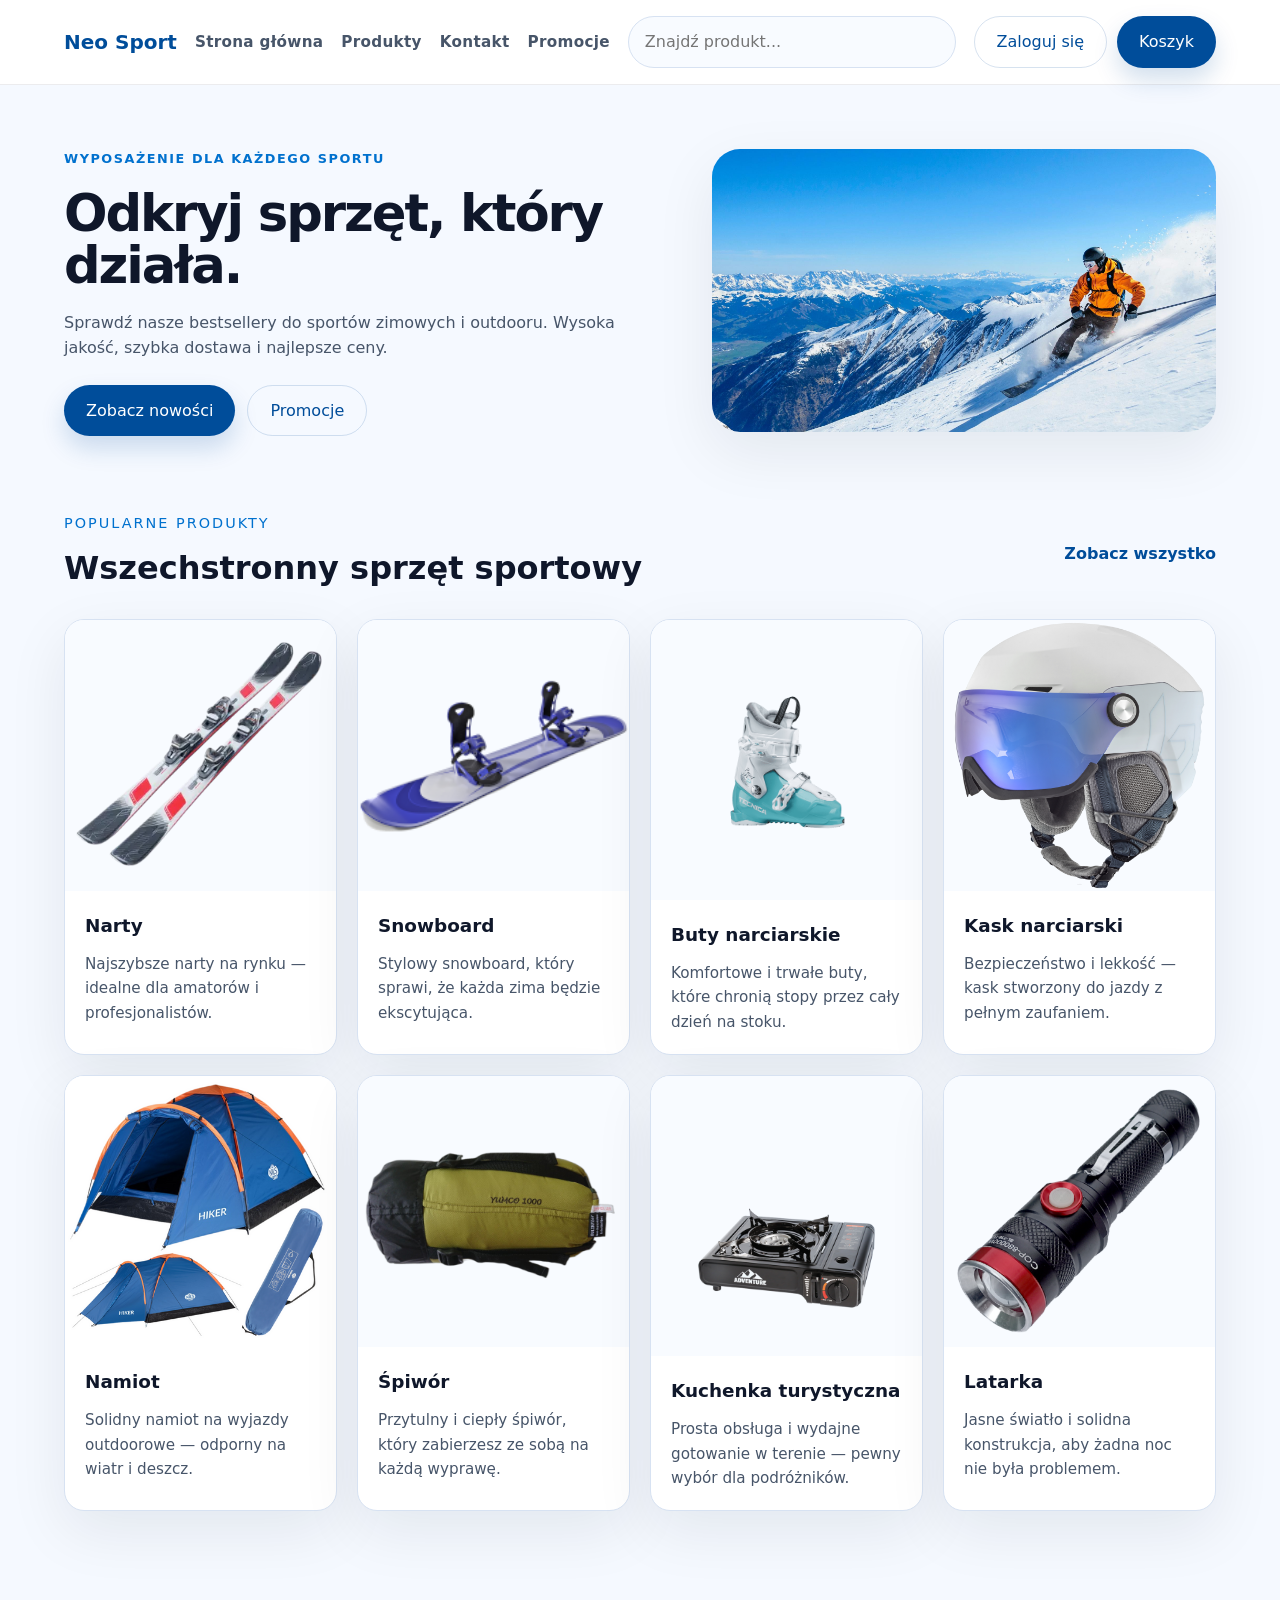
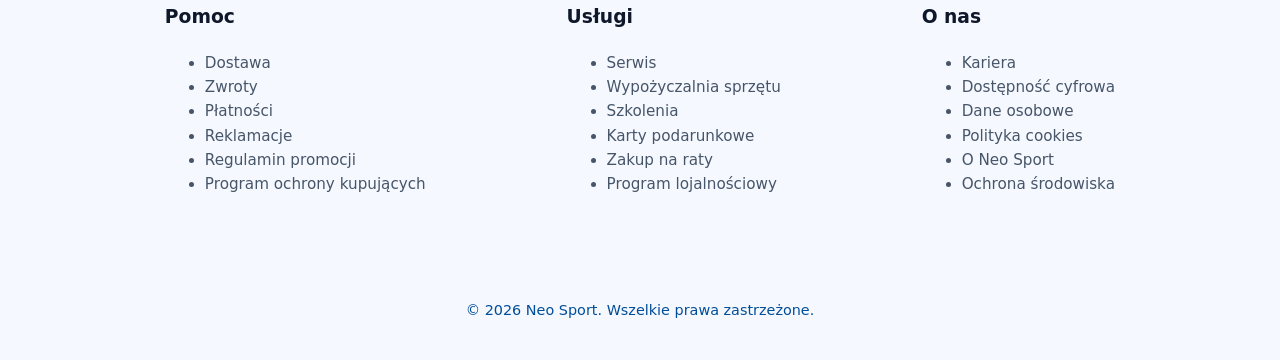
<file: index.html>
<!DOCTYPE html>
<html lang="pl">
<head>
    <meta charset="UTF-8">
    <meta name="viewport" content="width=device-width, initial-scale=1.0">
    <title>Neo Sport - sprzęt sportowy</title>
    <link rel="stylesheet" href="style.css">
</head>
<body>
    <header class="pasek-glowny">
        <div class="pasek-glowny-wnetrze">
            <a class="marka" href="#">Neo Sport</a>
            <nav class="glowna-nawigacja">
                <a href="index.html">Strona główna</a>
                <a href="produkty.html">Produkty</a>
                <a href="kontakt.html">Kontakt</a>
                <a href="promocje.html">Promocje</a>
            </nav>
            <form class="formularz-szukaj" action="#" method="get">
                <input type="search" placeholder="Znajdź produkt..." aria-label="Szukaj produktów">
            </form>
            <div class="akcje">
                <button class="przycisk pomocniczy"><a href="logowanie.html">Zaloguj się</a></button>
                <button class="przycisk podstawowy"><a href="koszyk.html">Koszyk</a></button>
            </div>
        </div>
    </header>

    <main>
        <section class="bohater">
            <div class="bohater-tekst">
                <span class="etykieta-naglowkowa">Wyposażenie dla każdego sportu</span>
                <h1>Odkryj sprzęt, który działa.</h1>
                <p>Sprawdź nasze bestsellery do sportów zimowych i outdooru. Wysoka jakość, szybka dostawa i najlepsze ceny.</p>
                <div class="przyciski-bohatera">
                    <button class="przycisk podstawowy"><a href="produkty.html">Zobacz nowości</a></button>
                    <button class="przycisk pomocniczy"><a href="promocje.html">Promocje</a></button>
                </div>
            </div>
            <div class="media-bohatera">
                <img src="sportwinter.jpeg" alt="Zimowy sport" />
            </div>
        </section>

        <section class="sekcja">
            <div class="naglowek-sekcji">
                <div>
                    <p class="etykieta-sekcji">Popularne produkty</p>
                    <h2>Wszechstronny sprzęt sportowy</h2>
                </div>
                <a class="przycisk-link" href="produkty.html">Zobacz wszystko</a>
            </div>

            <div class="siatka-kart">
                <article class="karta">
                    <img src="narty.webp" alt="Narty" />
                    <div class="zawartosc-karty">
                        <h3>Narty</h3>
                        <p>Najszybsze narty na rynku — idealne dla amatorów i profesjonalistów.</p>
                    </div>
                </article>

                <article class="karta">
                    <img src="Untitled.png" alt="Snowboard" />
                    <div class="zawartosc-karty">
                        <h3>Snowboard</h3>
                        <p>Stylowy snowboard, który sprawi, że każda zima będzie ekscytująca.</p>
                    </div>
                </article>

                <article class="karta">
                    <img src="butynarty3.jpg" alt="Buty narciarskie" />
                    <div class="zawartosc-karty">
                        <h3>Buty narciarskie</h3>
                        <p>Komfortowe i trwałe buty, które chronią stopy przez cały dzień na stoku.</p>
                    </div>
                </article>

                <article class="karta">
                    <img src="kasknarty.png" alt="Kask narciarski" />
                    <div class="zawartosc-karty">
                        <h3>Kask narciarski</h3>
                        <p>Bezpieczeństwo i lekkość — kask stworzony do jazdy z pełnym zaufaniem.</p>
                    </div>
                </article>

                <article class="karta">
                    <img src="namiotlol.png" alt="Namiot" />
                    <div class="zawartosc-karty">
                        <h3>Namiot</h3>
                        <p>Solidny namiot na wyjazdy outdoorowe — odporny na wiatr i deszcz.</p>
                    </div>
                </article>

                <article class="karta">
                    <img src="spiworxd.png" alt="Śpiwór" />
                    <div class="zawartosc-karty">
                        <h3>Śpiwór</h3>
                        <p>Przytulny i ciepły śpiwór, który zabierzesz ze sobą na każdą wyprawę.</p>
                    </div>
                </article>

                <article class="karta">
                    <img src="turkuchenka.png" alt="Kuchenka turystyczna" />
                    <div class="zawartosc-karty">
                        <h3>Kuchenka turystyczna</h3>
                        <p>Prosta obsługa i wydajne gotowanie w terenie — pewny wybór dla podróżników.</p>
                    </div>
                </article>

                <article class="karta">
                    <img src="lalalatarka2.png" alt="Latarka" />
                    <div class="zawartosc-karty">
                        <h3>Latarka</h3>
                        <p>Jasne światło i solidna konstrukcja, aby żadna noc nie była problemem.</p>
                    </div>
                </article>
            </div>
        </section>
    </main>
    <footer>
        <div class="informacje">
            <div>
                <h3>Pomoc</h3>
                <ul>
                    <li>Dostawa</li>
                    <li>Zwroty</li>
                    <li>Płatności</li>
                    <li>Reklamacje</li>
                    <li>Regulamin promocji</li>
                    <li>Program ochrony kupujących</li>
                </ul>
            </div>
            <div>
                <h3>Usługi</h3>
                <ul>
                    <li>Serwis</li>
                    <li>Wypożyczalnia sprzętu</li>
                    <li>Szkolenia</li>
                    <li>Karty podarunkowe</li>
                    <li>Zakup na raty</li>
                    <li>Program lojalnościowy</li>
                </ul>
            </div>
            <div>
                <h3>O nas</h3>
                <ul>
                    <li>Kariera</li>
                    <li>Dostępność cyfrowa</li>
                    <li>Dane osobowe</li>
                    <li>Polityka cookies</li>
                    <li>O Neo Sport</li>
                    <li>Ochrona środowiska</li>
                </ul>
            </div>            
        </div>
        <div class="prawa-autorskie">
            <p>&copy; 2026 Neo Sport. Wszelkie prawa zastrzeżone.</p>
        </div>
    </footer>
</body>
</html>
</file>
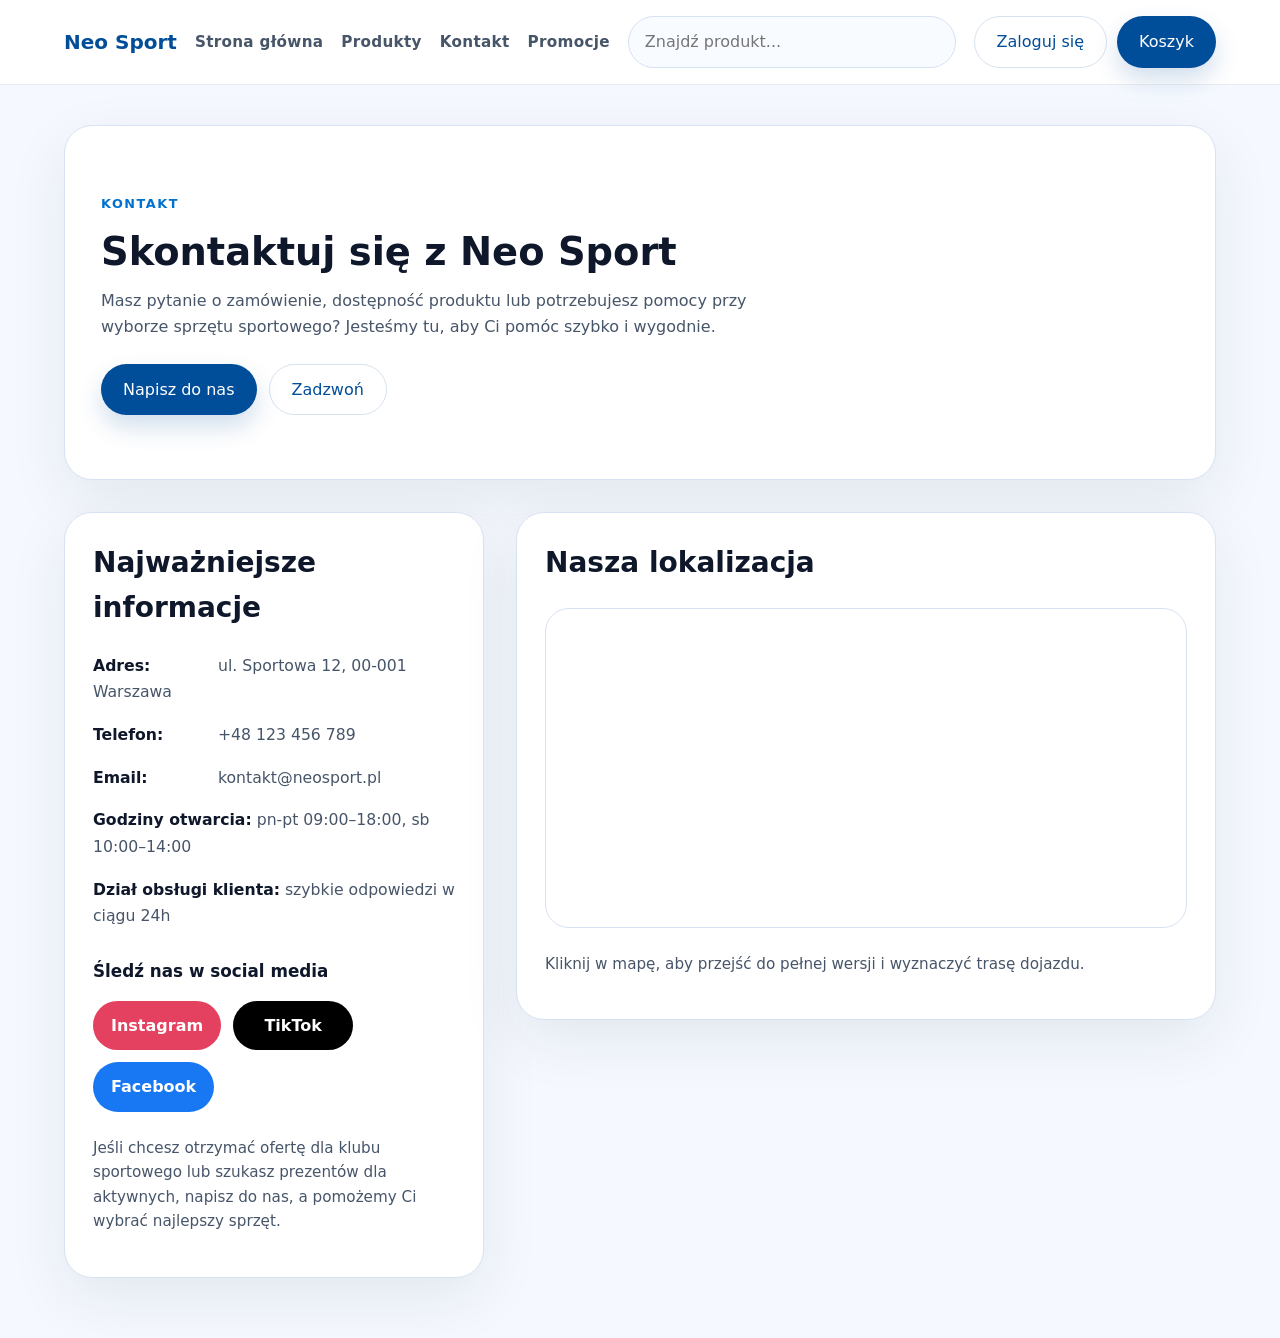
<file: kontakt.html>
<!DOCTYPE html>
<html lang="en">
<head>
    <meta charset="UTF-8">
    <meta name="viewport" content="width=device-width, initial-scale=1.0">
    <title>Neo Sport - Kontakt</title>
    <link rel="stylesheet" href="style.css">
</head>
<body>
    <header class="pasek-glowny">
        <div class="pasek-glowny-wnetrze">
            <a class="marka" href="#">Neo Sport</a>
            <nav class="glowna-nawigacja">
                <a href="index.html">Strona główna</a>
                <a href="produkty.html">Produkty</a>
                <a href="kontakt.html">Kontakt</a>
                <a href="promocje.html">Promocje</a>
            </nav>
            <form class="formularz-szukaj" action="#" method="get">
                <input type="search" placeholder="Znajdź produkt..." aria-label="Szukaj produktów">
            </form>
            <div class="akcje">
                <button class="przycisk pomocniczy"><a href="logowanie.html">Zaloguj się</a></button>
                <button class="przycisk podstawowy"><a href="koszyk.html">Koszyk</a></button>
            </div>
        </div>
    </header>
    <main class="strona-kontaktowa">
        <section class="bohater-kontaktu">
            <div class="bohater-tekst">
                <span class="etykieta-naglowkowa">Kontakt</span>
                <h1>Skontaktuj się z Neo Sport</h1>
                <p>Masz pytanie o zamówienie, dostępność produktu lub potrzebujesz pomocy przy wyborze sprzętu sportowego? Jesteśmy tu, aby Ci pomóc szybko i wygodnie.</p>
                <div class="przyciski-bohatera">
                    <button class="przycisk podstawowy"><a href="#">Napisz do nas</a></button>
                    <button class="przycisk pomocniczy"><a href="#">Zadzwoń</a></button>
                </div>
            </div>
        </section>
        <section class="siatka-kontaktu">
            <div class="karta-kontaktu">
                <h2>Najważniejsze informacje</h2>
                <ul class="lista-kontaktu">
                    <li><strong>Adres:</strong> ul. Sportowa 12, 00-001 Warszawa</li>
                    <li><strong>Telefon:</strong> +48 123 456 789</li>
                    <li><strong>Email:</strong> kontakt@neosport.pl</li>
                    <li><strong>Godziny otwarcia:</strong> pn-pt 09:00–18:00, sb 10:00–14:00</li>
                    <li><strong>Dział obsługi klienta:</strong> szybkie odpowiedzi w ciągu 24h</li>
                </ul>
                <div class="sekcja-social">
                    <h3>Śledź nas w social media</h3>
                    <div class="linki-social">
                        <a class="link-social instagram" href="https://www.instagram.com/" target="_blank" rel="noreferrer noopener">Instagram</a>
                        <a class="link-social tiktok" href="https://www.tiktok.com/" target="_blank" rel="noreferrer noopener">TikTok</a>
                        <a class="link-social facebook" href="https://www.facebook.com/" target="_blank" rel="noreferrer noopener">Facebook</a>
                    </div>
                </div>
                <p class="notatka-kontaktowa">Jeśli chcesz otrzymać ofertę dla klubu sportowego lub szukasz prezentów dla aktywnych, napisz do nas, a pomożemy Ci wybrać najlepszy sprzęt.</p>
            </div>
            <div class="mapa-kontaktu">
                <h2>Nasza lokalizacja</h2>
                <div class="ramka-mapy">
                    <iframe src="https://www.openstreetmap.org/export/embed.html?bbox=21.013000488281248%2C52.22800069219857%2C21.02975845336914%2C52.23593808510868&amp;layer=mapnik" title="Lokalizacja Neo Sport"></iframe>
                </div>
                <p class="notatka-mapy">Kliknij w mapę, aby przejść do pełnej wersji i wyznaczyć trasę dojazdu.</p>
            </div>
        </section>
    </main>
</body>
</html>
</file>
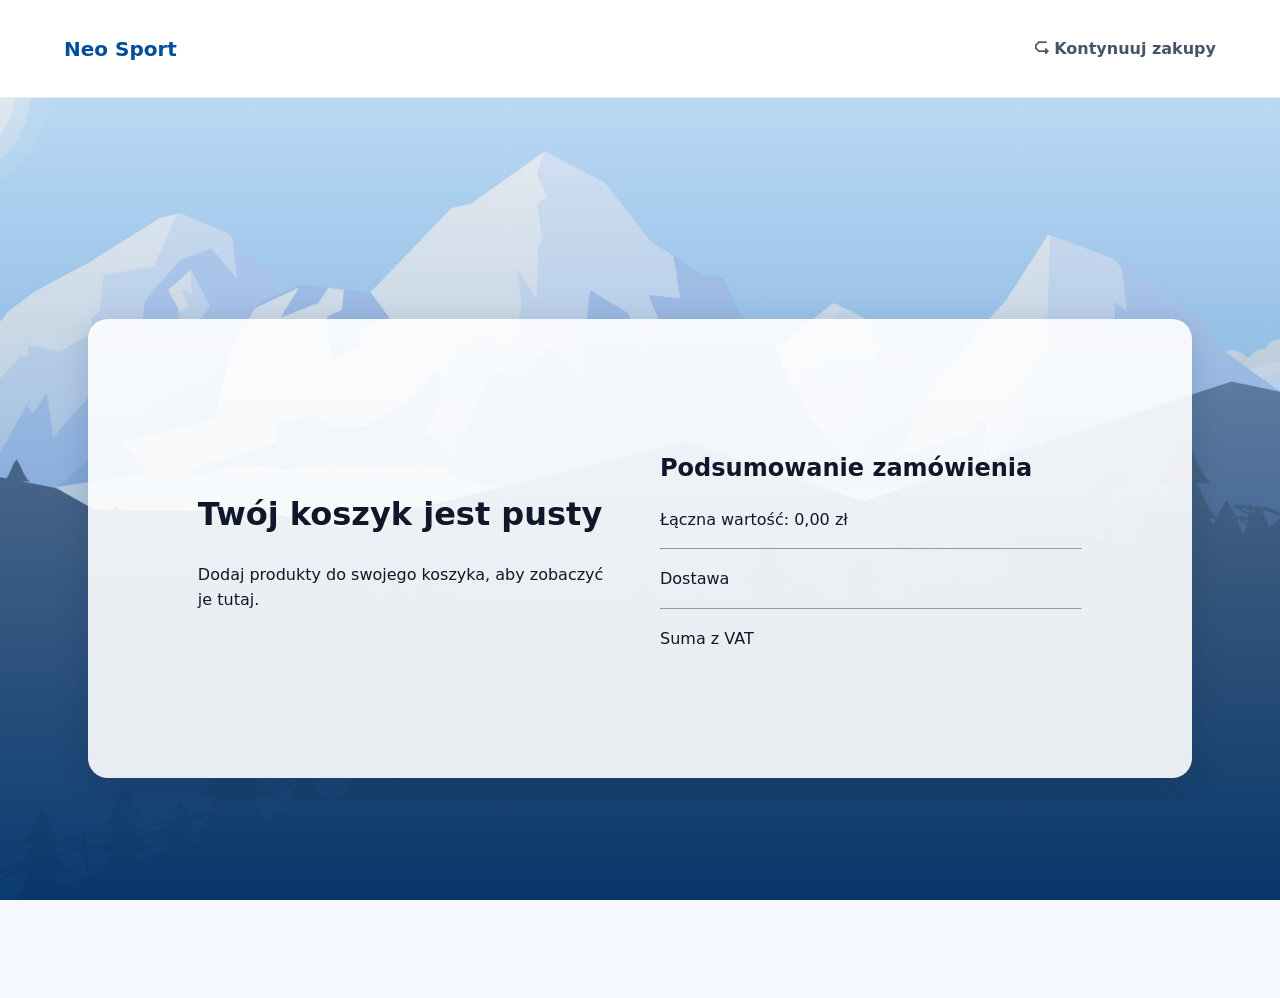
<file: koszyk.html>
<!DOCTYPE html>
<html lang="en">
<head>
    <meta charset="UTF-8">
    <meta name="viewport" content="width=device-width, initial-scale=1.0">
    <title>Neo Sport - Koszyk</title>
    <link rel="stylesheet" href="style.css">
</head>
<body>
    <header class="pasek-glowny">
        <div class="pasek-glowny-wnetrze">
             <h2 class="marka">Neo Sport</h2>
            <a class="bez-podkreslenia" href="index.html">⮎ Kontynuuj zakupy</a>
            <!-- https://pl.wikibooks.org/wiki/Unicode/R%C3%B3%C5%BCne_symbole_i_strza%C5%82ki -->        
        </div>
    </header>
    <main class="tlo-strony">
        <div class="koszyk-tlo">
            <div class="koszyk-lewy">
                <h1>Twój koszyk jest pusty</h1>
                <p>Dodaj produkty do swojego koszyka, aby zobaczyć je tutaj.</p>
            </div>
            <div class="koszyk-prawy">
                <h2>Podsumowanie zamówienia</h2>
                <p>Łączna wartość: 0,00 zł</p>
                <hr>
                <p>Dostawa</p>
                <hr>
                <p>Suma z VAT</p>
            </div> 
        </div>

    </main>    
</body>
</html>
</file>
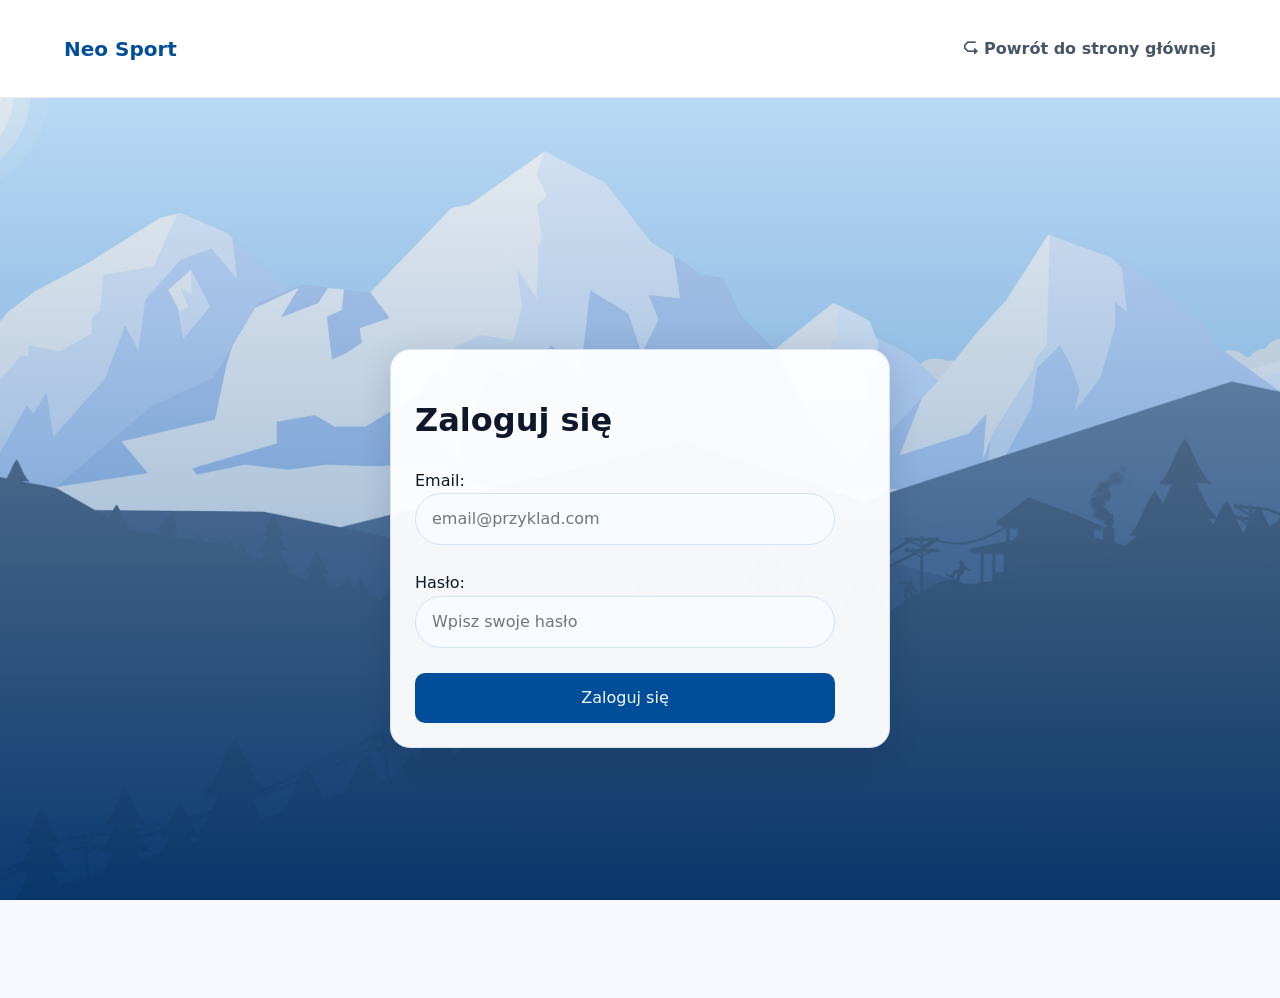
<file: logowanie.html>
<!DOCTYPE html>
<html lang="en">
<head>
    <meta charset="UTF-8">
    <meta name="viewport" content="width=device-width, initial-scale=1.0">
    <title>Neo Sport - logowanie</title>
    <link rel="stylesheet" href="style.css">
</head>
<body>
    <header class="pasek-glowny">
        <div class="pasek-glowny-wnetrze">
             <h2 class="marka">Neo Sport</h2>
            <a class="bez-podkreslenia" href="index.html">⮎ Powrót do strony głównej</a>
            <!-- https://pl.wikibooks.org/wiki/Unicode/R%C3%B3%C5%BCne_symbole_i_strza%C5%82ki -->        
        </div>
    </header>
    <main class="tlo-strony">
        <div class="logowanie-panel">
            <h1>Zaloguj się</h1>
            <form class="formularz-szukaj drugi" action="#" method="post">
                <label for="email">Email:</label><br>
                <input  type="email" id="email" name="email" placeholder="email@przyklad.com" required><br><br>
                <label class="formularz-szukaj drugi" for="password">Hasło:</label><br>
                <input  type="password" id="password" name="password" placeholder="Wpisz swoje hasło" required><br><br>
                <button class="przycisk2" type="submit">Zaloguj się</button>
            </form>
        </div>        
    </main>

</body>
</html>
</file>
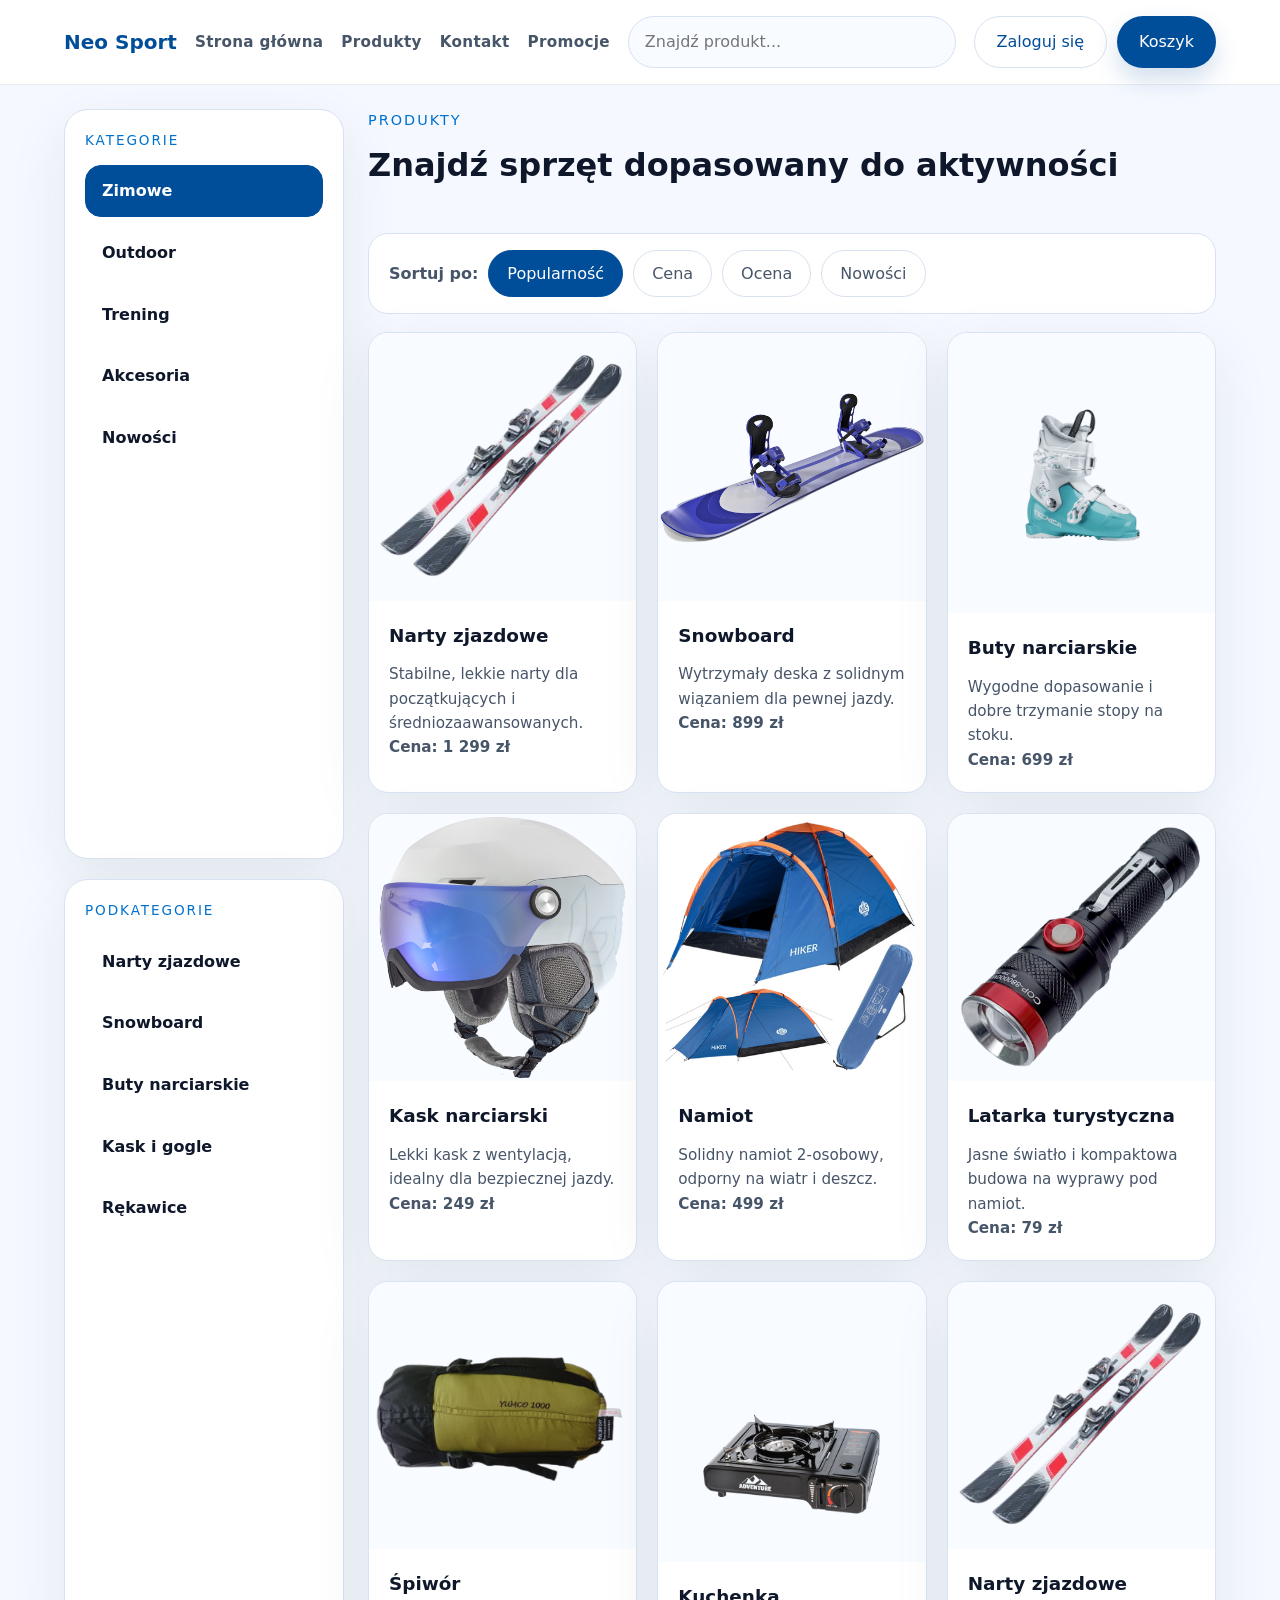
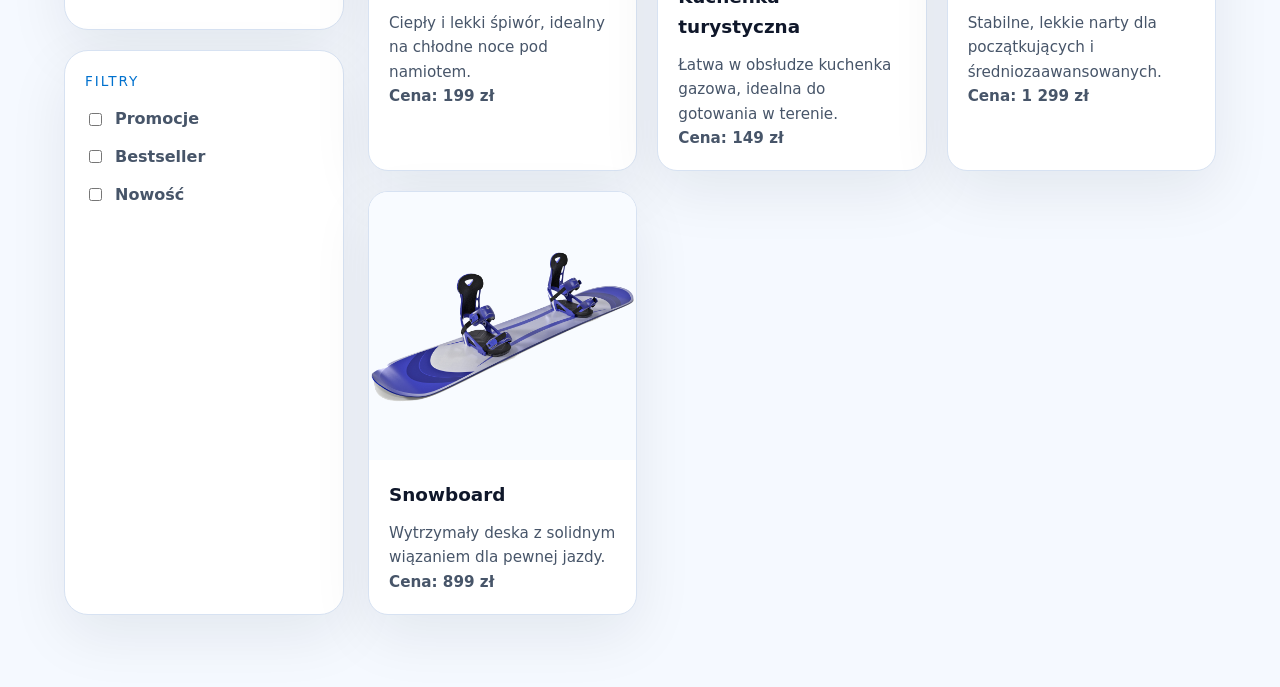
<file: produkty.html>
<!DOCTYPE html>
<html lang="pl">
<head>
    <meta charset="UTF-8">
    <meta name="viewport" content="width=device-width, initial-scale=1.0">
    <title>Neo Sport - produkty</title>
    <link rel="stylesheet" href="style.css">
</head>
<body>
    <header class="pasek-glowny">
        <div class="pasek-glowny-wnetrze">
            <a class="marka" href="#">Neo Sport</a>
            <nav class="glowna-nawigacja">
                <a href="index.html">Strona główna</a>
                <a href="produkty.html">Produkty</a>
                <a href="kontakt.html">Kontakt</a>
                <a href="promocje.html">Promocje</a>
            </nav>
            <form class="formularz-szukaj" action="#" method="get">
                <input type="search" placeholder="Znajdź produkt..." aria-label="Szukaj produktów">
            </form>
            <div class="akcje">
                <button class="przycisk pomocniczy"><a href="logowanie.html">Zaloguj się</a></button>
                <button class="przycisk podstawowy"><a href="koszyk.html">Koszyk</a></button>
            </div>
        </div>
    </header>
    <main class="strona-produktow">
        <aside class="panel-lewy">
            <div class="karta-panelu">
                <div class="tytul-panelu">Kategorie</div>
                <ul class="menu-kategorii">
                    <li class="element-kategorii aktywny"><button type="button">Zimowe</button></li>
                    <li class="element-kategorii"><button type="button">Outdoor</button></li>
                    <li class="element-kategorii"><button type="button">Trening</button></li>
                    <li class="element-kategorii"><button type="button">Akcesoria</button></li>
                    <li class="element-kategorii"><button type="button">Nowości</button></li>
                </ul>
            </div>

            <div class="karta-panelu">
                <div class="tytul-panelu">Podkategorie</div>
                <ul class="menu-podkategorii">
                    <li><a href="#">Narty zjazdowe</a></li>
                    <li><a href="#">Snowboard</a></li>
                    <li><a href="#">Buty narciarskie</a></li>
                    <li><a href="#">Kask i gogle</a></li>
                    <li><a href="#">Rękawice</a></li>
                </ul>
            </div>

            <div class="karta-panelu filtry-panelu">
                <div class="tytul-panelu">Filtry</div>
                <label><input type="checkbox"> Promocje</label>
                <label><input type="checkbox"> Bestseller</label>
                <label><input type="checkbox"> Nowość</label>
            </div>
        </aside>

        <section class="zawartosc-produktow">
            <div class="naglowek-sekcji">
                <div>
                    <p class="etykieta-sekcji">Produkty</p>
                    <h2>Znajdź sprzęt dopasowany do aktywności</h2>
                </div>
            </div>

            <div class="filtry-gorne">
                <span>Sortuj po:</span>
                <button class="przycisk-filtra aktywny">Popularność</button>
                <button class="przycisk-filtra">Cena</button>
                <button class="przycisk-filtra">Ocena</button>
                <button class="przycisk-filtra">Nowości</button>
            </div>

            <div class="siatka-kart">
                <article class="karta">
                    <img src="narty.webp" alt="Narty" />
                    <div class="zawartosc-karty">
                        <h3>Narty zjazdowe</h3>
                        <p>Stabilne, lekkie narty dla początkujących i średniozaawansowanych.</p>
                        <p class="price">Cena: 1 299 zł</p>
                    </div>
                </article>

                <article class="karta">
                    <img src="snowboard.png" alt="Snowboard" />
                    <div class="zawartosc-karty">
                        <h3>Snowboard</h3>
                        <p>Wytrzymały deska z solidnym wiązaniem dla pewnej jazdy.</p>
                        <p class="price">Cena: 899 zł</p>
                    </div>
                </article>

                <article class="karta">
                    <img src="butynarty3.jpg" alt="Buty narciarskie" />
                    <div class="zawartosc-karty">
                        <h3>Buty narciarskie</h3>
                        <p>Wygodne dopasowanie i dobre trzymanie stopy na stoku.</p>
                        <p class="price">Cena: 699 zł</p>
                    </div>
                </article>

                <article class="karta">
                    <img src="kasknarty.png" alt="Kask narciarski" />
                    <div class="zawartosc-karty">
                        <h3>Kask narciarski</h3>
                        <p>Lekki kask z wentylacją, idealny dla bezpiecznej jazdy.</p>
                        <p class="price">Cena: 249 zł</p>
                    </div>
                </article>

                <article class="karta">
                    <img src="namiotlol.png" alt="Namiot" />
                    <div class="zawartosc-karty">
                        <h3>Namiot</h3>
                        <p>Solidny namiot 2-osobowy, odporny na wiatr i deszcz.</p>
                        <p class="price">Cena: 499 zł</p>
                    </div>
                </article>

                <article class="karta">
                    <img src="lalalatarka2.png" alt="Latarka" />
                    <div class="zawartosc-karty">
                        <h3>Latarka turystyczna</h3>
                        <p>Jasne światło i kompaktowa budowa na wyprawy pod namiot.</p>
                        <p class="price">Cena: 79 zł</p>
                    </div>
                </article>

                <article class="karta">
                    <img src="spiworxd.png" alt="Śpiwór" />
                    <div class="zawartosc-karty">
                        <h3>Śpiwór</h3>
                        <p>Ciepły i lekki śpiwór, idealny na chłodne noce pod namiotem.</p>
                        <p class="price">Cena: 199 zł</p>
                    </div>
                </article>

                <article class="karta">
                    <img src="turkuchenka.png" alt="Kuchenka turystyczna" />
                    <div class="zawartosc-karty">
                        <h3>Kuchenka turystyczna</h3>
                        <p>Łatwa w obsłudze kuchenka gazowa, idealna do gotowania w terenie.</p>
                        <p class="price">Cena: 149 zł</p>
                    </div>
                </article>

                <article class="karta">
                    <img src="narty.webp" alt="Narty" />
                    <div class="zawartosc-karty">
                        <h3>Narty zjazdowe</h3>
                        <p>Stabilne, lekkie narty dla początkujących i średniozaawansowanych.</p>
                        <p class="price">Cena: 1 299 zł</p>
                    </div>
                </article>

                <article class="karta">
                    <img src="snowboard.png" alt="Snowboard" />
                    <div class="zawartosc-karty">
                        <h3>Snowboard</h3>
                        <p>Wytrzymały deska z solidnym wiązaniem dla pewnej jazdy.</p>
                        <p class="price">Cena: 899 zł</p>
                    </div>
                </article>
            </div>
        </section>
    </main>
</body>
</html>
</file>
<file: style.css>
:root {
    color-scheme: light;
    --bg: #f5f9ff;
    --surface: #ffffff;
    --surface-strong: #e8eff9;
    --text: #0f172a;
    --muted: #475569;
    --border: #d7e2f2;
    --blue: rgb(0, 77, 154);
    --blue-strong: #0071ce;
    --accent: #f5f9ff;
    --shadow: 0 20px 60px rgba(15, 23, 42, 0.08);
}

* {
    box-sizing: border-box;
}

html {
    scroll-behavior: smooth;
}

body {
    margin: 0;
    font-family: Inter, system-ui, -apple-system, BlinkMacSystemFont, "Segoe UI", sans-serif;
    background: var(--bg);
    color: var(--text);
    line-height: 1.6;
    /* odstep pomiedzy liniami tekstu */
}

img {
    max-width: 100%;
    display: block;
}

button,
input {
    font: inherit;
}

.tlo-strony {
    min-height: 100vh;
    background-image: 
        linear-gradient(rgba(255, 255, 255, 0.5), rgba(0, 77, 154, 0.5)),
        url('snowymountains.jpg');
    background-size: cover;
    background-position: center;
    background-attachment: fixed;
    /* całe tło z proporcjami, centruje, nie rusza gdy scroll */
    display: flex;
    align-items: center;
    justify-content: center;
    padding: 20px;
}
.koszyk-tlo {
    padding: 90px;
    margin: 20px auto;
    min-height: 50vh;
    background-color: rgba(255, 255, 255, 0.9);
    display: flex;
    align-items: center;
    justify-content: center;
    border-radius: 20px;
    box-shadow: 0 8px 32px rgba(15, 23, 42, 0.15);
}
.koszyk-lewy {
    flex: 1;
    padding: 20px;
}
.koszyk-prawy {
    flex: 1;
    padding: 20px;
}
.headerpromo{
    max-width: 1200px;
    margin: 0 auto;
    padding: 24px;
}
.pozycjasale {
    max-width: 1200px;
    margin: 24px auto;
    padding: 0 24px;
    display: grid;
    grid-template-columns: repeat(3, 1fr);
    /* siatka z 3 kolumnami */
    gap: 20px;
}

.sasalele > img {
    width: 100%;
    height: 250px;
    margin-bottom: 16px;
    border-radius: 12px;
}
.sasalele:hover {
    transform: translateY(-1px);
    box-shadow: 0 12px 24px rgba(0, 77, 154, 0.18);
    cursor: pointer;
}
.sasalele {
    padding: 20px;
    background-color: rgba(255, 255, 255, 0.95);
    border: 1px solid var(--border);
    border-radius: 20px;
    display: flex;
    flex-direction: column;
    align-items: center;
    text-align: center;
}
.pasek-glowny {
    width: 100%;
    background: #ffffff;
    border-bottom: 1px solid rgba(15, 23, 42, 0.08);
    position: sticky;
    top: 0;
    /* po osiagnieciu top 0 zostaje na gorze */
    z-index: 10;
    /* warstwa na górze */
}

.pasek-glowny-wnetrze {
    max-width: 1200px;
    margin: 0 auto;
    display: flex;
    align-items: center;
    justify-content: space-between;
    padding: 16px 24px;
    gap: 18px;
}

.marka {
    color: var(--blue);
    font-size: 1.25rem;
    font-weight: 700;
    text-decoration: none;
}
.bez-podkreslenia {
    color: var(--muted);
    font-weight: 700;
    text-decoration: none;
}
.glowna-nawigacja {
    display: flex;
    gap: 18px;
    flex-wrap: wrap;
}

.glowna-nawigacja a {
    color: var(--muted);
    text-decoration: none;
    font-size: 0.95rem;
    font-weight: 600;
    letter-spacing: 0.02em;
}

.glowna-nawigacja a:hover {
    color: var(--blue);
}

.formularz-szukaj {
    flex: 1 1 320px;
    max-width: 420px;
}

.drugi {
    margin-top: 20px;
}

.formularz-szukaj input {
    width: 100%;
    padding: 12px 16px;
    border: 1px solid var(--border);
    border-radius: 999px;
    background: #f8fbff;
    color: var(--text);
    transition: border-color 0.2s ease;
}

.formularz-szukaj input:focus {
    outline: none;
    border-color: var(--blue-strong);
    box-shadow: 0 0 0 3px rgba(0, 113, 206, 0.12);
}

.akcje {
    display: flex;
    gap: 10px;
}

.strona-produktow {
    max-width: 1200px;
    margin: 24px auto;
    padding: 0 24px 48px;
    display: grid;
    grid-template-columns: 280px 1fr;
    gap: 24px;
}

.panel-lewy {
    display: grid;
    gap: 20px;
}

.karta-panelu {
    background: var(--surface);
    border: 1px solid var(--border);
    border-radius: 24px;
    padding: 20px;
    box-shadow: var(--shadow);
}

.tytul-panelu {
    margin: 0 0 14px;
    font-size: 0.85rem;
    letter-spacing: 0.14em;
    text-transform: uppercase;
    color: var(--blue-strong);
}

.menu-kategorii,
.menu-podkategorii {
    list-style: none;
    margin: 0;
    padding: 0;
    display: grid;
    gap: 10px;
}

.element-kategorii button,
.menu-podkategorii a {
    width: 100%;
    text-align: left;
    display: block;
    padding: 12px 16px;
    border-radius: 16px;
    color: var(--text);
    background: transparent;
    border: 1px solid transparent;
    font-weight: 600;
    text-decoration: none;
    transition: background 0.2s ease, border-color 0.2s ease, color 0.2s ease;
}

.element-kategorii button {
    cursor: pointer;
}

.element-kategorii.aktywny button,
.menu-podkategorii a.aktywny {
    background: var(--blue);
    color: #ffffff;
    border-color: var(--blue);
}

.element-kategorii button:hover,
.menu-podkategorii a:hover {
    background: var(--surface-strong);
    color: var(--blue-strong);
    border-color: var(--border);
}

.filtry-panelu label {
    display: flex;
    align-items: center;
    gap: 10px;
    margin-bottom: 12px;
    color: var(--muted);
    font-weight: 600;
}

.filtry-panelu input {
    accent-color: var(--blue);
}

.zawartosc-produktow {
    display: flex;
    flex-direction: column;
    gap: 18px;
}

.filtry-gorne {
    display: flex;
    align-items: center;
    flex-wrap: wrap;
    gap: 10px;
    padding: 16px 20px;
    border-radius: 20px;
    background: var(--surface);
    border: 1px solid var(--border);
}

.filtry-gorne span {
    color: var(--muted);
    font-weight: 600;
}

.przycisk-filtra {
    border: 1px solid rgba(0, 77, 154, 0.16);
    border-radius: 999px;
    padding: 10px 18px;
    background: transparent;
    color: var(--muted);
    cursor: pointer;
    transition: background 0.2s ease, color 0.2s ease, border-color 0.2s ease;
}

.przycisk-filtra.aktywny,
.przycisk-filtra:hover {
    background: var(--blue);
    color: #ffffff;
    border-color: var(--blue);
}

.siatka-kart {
    display: grid;
    grid-template-columns: repeat(auto-fit, minmax(220px, 1fr));
    gap: 18px;
}

.logowanie-panel{
    max-width: 500px;
    width: 100%;
    padding: 24px;
    background: rgba(255, 255, 255, 0.95);
    border: 1px solid var(--border);
    border-radius: 20px;
    box-shadow: 0 8px 32px rgba(15, 23, 42, 0.15);
}

.przycisk {
    border: none;
    border-radius: 999px;
    padding: 0;
    cursor: pointer;
    transition: transform 0.2s ease, box-shadow 0.2s ease;
}
.przycisk2 {
    border: none;
    border-radius: 10px;
    padding: 12px 22px;
    cursor: pointer;
    transition: transform 0.2s ease, box-shadow 0.2s ease;
    width: 100%;
    background-color: var(--blue);
    color: var(--accent)
}
.przycisk2:hover {
    transform: translateY(-1px);
    box-shadow: 0 12px 24px rgba(0, 77, 154, 0.18);
}
.przycisk:hover {
    transform: translateY(-1px);
}

/* robi tak zeby nie bylo underline */
.przycisk > a {
    display: inline-flex;
    align-items: center;
    justify-content: center;
    gap: 8px;
    width: 100%;
    height: 100%;
    padding: 12px 22px;
    color: inherit;
    text-decoration: none;
    border-radius: inherit;
}

.przycisk > a:hover {
    text-decoration: none;
    color: inherit;
}

.przycisk.podstawowy {
    background: var(--blue);
    color: #ffffff;
    box-shadow: 0 12px 24px rgba(0, 77, 154, 0.18);
}

.przycisk.pomocniczy {
    background: transparent;
    color: var(--blue);
    border: 1px solid rgba(0, 77, 154, 0.16);
    
}

.bohater {
    max-width: 1200px;
    margin: 32px auto 0;
    padding: 0 24px;
    display: grid;
    grid-template-columns: 1.1fr 0.9fr;
    align-items: center;
    gap: 32px;
}

.bohater-tekst {
    padding: 28px 0;
}

.etykieta-naglowkowa {
    display: inline-block;
    margin-bottom: 18px;
    color: var(--blue-strong);
    font-weight: 700;
    letter-spacing: 0.12em;
    text-transform: uppercase;
    font-size: 0.8rem;
}

.bohater h1 {
    margin: 0 0 18px;
    font-size: clamp(2.5rem, 4vw, 4.5rem);
    /* ogl 4vw ale nie mniej niż 2.5rem i nie więcej niż 4.5rem */
    line-height: 1.02;
    letter-spacing: -0.04em;
}

.bohater p {
    max-width: 560px;
    color: var(--muted);
    font-size: 1rem;
    margin-bottom: 24px;
}

.przyciski-bohatera {
    display: flex;
    gap: 12px;
    flex-wrap: wrap;
}

.media-bohatera {
    border-radius: 28px;
    overflow: hidden;
    /* wystaje poza element=nie ma */
    box-shadow: var(--shadow);
    background: linear-gradient(180deg, #dce9ff 0%, #f6f9ff 100%);
}

.media-bohatera img {
    width: 100%;
    height: auto;
    display: block;
}

.sekcja {
    max-width: 1200px;
    margin: 48px auto;
    padding: 0 24px 24px;
}

.naglowek-sekcji {
    display: flex;
    justify-content: space-between;
    align-items: center;
    gap: 16px;
    margin-bottom: 24px;
    flex-wrap: wrap;
}

.etykieta-sekcji {
    margin: 0 0 8px;
    font-size: 0.9rem;
    text-transform: uppercase;
    letter-spacing: 0.14em;
    color: var(--blue-strong);
}

.naglowek-sekcji h2 {
    margin: 0;
    font-size: 2rem;
    color: var(--text);
}

.przycisk-link {
    color: var(--blue);
    text-decoration: none;
    font-weight: 700;
}

.siatka-kart {
    display: grid;
    grid-template-columns: repeat(auto-fit, minmax(220px, 1fr));
    gap: 20px;
}

.karta {
    background: var(--surface);
    border: 1px solid var(--border);
    border-radius: 20px;
    overflow: hidden;
    box-shadow: var(--shadow);
    transition: transform 0.25s ease, box-shadow 0.25s ease;
    display: flex;
    flex-direction: column;
}

.karta:hover {
    transform: translateY(-6px);
    box-shadow: 0 24px 50px rgba(15, 23, 42, 0.14);
}

.karta img {
    width: 100%;
    height: auto;
    max-height: 280px;
    object-fit: contain;
    /* skaluje obrazek ale moze zostawic boki biale */
    background: #f8fbff;
}

.karta.strona-produktow {
    grid-template-columns: 1fr;
}

    .zawartosc-karty {
    padding: 20px;
}

.karta h3 {
    margin: 0 0 12px;
    font-size: 1.15rem;
}

.karta p {
    margin: 0;
    color: var(--muted);
    font-size: 0.95rem;
}

.informacje{
    margin: 48px auto;
    padding: 0 24px;
    display: flex;
    flex-wrap: wrap;
    /* gap: 200px; */
    justify-content: space-evenly;
    align-items: center;
}

.prawa-autorskie {
    text-align: center;
    padding: 24px;
    color: var(--blue);
    font-size: 0.9rem;
}

.informacje  li {
    /* list-style: none; */
    color: var(--muted);
    font-size: 0.95rem;
}

.informacje li:hover {
    color: var(--blue);
    cursor: pointer;
}
@media (max-width: 980px) {
    .pasek-glowny-wnetrze {
        flex-wrap: wrap;
        gap: 16px;
    }

    .glowna-nawigacja {
        width: 100%;
        justify-content: space-around;
    }

    .formularz-szukaj {
        width: 100%;
        max-width: none;
    }

    .akcje {
        width: 100%;
        justify-content: flex-start;
        flex-wrap: wrap;
        gap: 10px;
    }

    .akcje .przycisk {
        flex: 1 1 140px;
    }

    .bohater {
        grid-template-columns: 1fr;
    }

    .strona-produktow {
        grid-template-columns: 1fr;
    }

    .panel-lewy {
        order: 2;
    }

    .zawartosc-produktow {
        order: 1;
    }

    .filtry-gorne {
        flex-wrap: wrap;
        gap: 10px;
    }

    .filtry-gorne button {
        flex: 1 1 140px;
    }

    .siatka-kart {
        grid-template-columns: repeat(2, minmax(0, 1fr));
    }
}

@media (max-width: 660px) {
    .pasek-glowny-wnetrze {
        flex-wrap: wrap;
        gap: 12px;
    }

    .glowna-nawigacja {
        width: 100%;
        justify-content: space-around;
        gap: 12px;
    }

    .glowna-nawigacja a {
        padding: 10px 0;
    }

    .formularz-szukaj {
        max-width: 100%;
    }

    .akcje {
        width: 100%;
        justify-content: space-between;
        flex-wrap: wrap;
        gap: 10px;
    }

    .akcje .przycisk {
        flex: 1 1 45%;
        min-width: 140px;
    }

    .bohater h1 {
        font-size: 2.4rem;
    }

    .strona-produktow {
        padding-bottom: 24px;
    }

    .siatka-kart {
        grid-template-columns: 1fr;
    }

    .karta {
        display: flex;
        flex-direction: column;
    }

    .karta img {
        height: 220px;
        object-fit: cover;
        /* caly wypelnia ale moze obciac boki */
    }
}

.strona-kontaktowa {
    max-width: 1200px;
    margin: 40px auto 60px;
    padding: 0 24px;
}

.bohater-kontaktu {
    background: var(--surface);
    border: 1px solid var(--border);
    border-radius: 28px;
    padding: 36px;
    box-shadow: var(--shadow);
    margin-bottom: 32px;
}

.bohater-kontaktu .bohater-tekst {
    max-width: 720px;
}

.bohater-kontaktu h1 {
    margin: 0 0 16px;
    font-size: clamp(2rem, 3vw, 3rem);
    line-height: 1.05;
}

.bohater-kontaktu p {
    color: var(--muted);
    font-size: 1rem;
    margin-bottom: 24px;
    max-width: 700px;
}

.przyciski-bohatera {
    display: flex;
    flex-wrap: wrap;
    gap: 12px;
}

.siatka-kontaktu {
    display: grid;
    grid-template-columns: minmax(280px, 420px) 1fr;
    gap: 32px;
    align-items: start;
}

.karta-kontaktu,
.mapa-kontaktu {
    background: var(--surface);
    border: 1px solid var(--border);
    border-radius: 28px;
    padding: 28px;
    box-shadow: var(--shadow);
}

.karta-kontaktu h2,
.mapa-kontaktu h2 {
    margin-top: 0;
    margin-bottom: 22px;
    font-size: 1.75rem;
}

.lista-kontaktu {
    list-style: none;
    margin: 0;
    padding: 0;
    display: grid;
    gap: 16px;
}

.lista-kontaktu li {
    color: var(--muted);
    font-size: 0.98rem;
    line-height: 1.7;
}

.lista-kontaktu strong {
    display: inline-block;
    min-width: 120px;
    color: var(--text);
}

.sekcja-social {
    margin-top: 28px;
}

.sekcja-social h3 {
    margin: 0 0 16px;
    font-size: 1.05rem;
}

.linki-social {
    display: flex;
    flex-wrap: wrap;
    gap: 12px;
}

.link-social {
    display: inline-flex;
    align-items: center;
    justify-content: center;
    padding: 12px 18px;
    border-radius: 999px;
    text-decoration: none;
    color: #ffffff;
    font-weight: 700;
    min-width: 120px;
    text-align: center;
}

.link-social.instagram {
    background: #e4405f;
}

.link-social.tiktok {
    background: #000000;
}

.link-social.facebook {
    background: #1877f2;
}

.notatka-kontaktowa,
.notatka-mapy {
    margin-top: 24px;
    color: var(--muted);
    font-size: 0.95rem;
}

.ramka-mapy {
    position: relative;
    border-radius: 24px;
    border: 1px solid var(--border);
    min-height: 320px;
    overflow: hidden;
    display: block;
}

.ramka-mapy iframe {
    position: absolute;
    inset: 0;
    width: 100%;
    height: 100%;
    border: 0;
}
/* https://www.openstreetmap.org/#map=3/37.30/15.47 */

.price{
    margin-top: 12px;
    font-weight: 700;
    color: var(--blue-strong);
}
@media (max-width: 960px) {
    .siatka-kontaktu {
        grid-template-columns: 1fr;
    }
}
</file>
